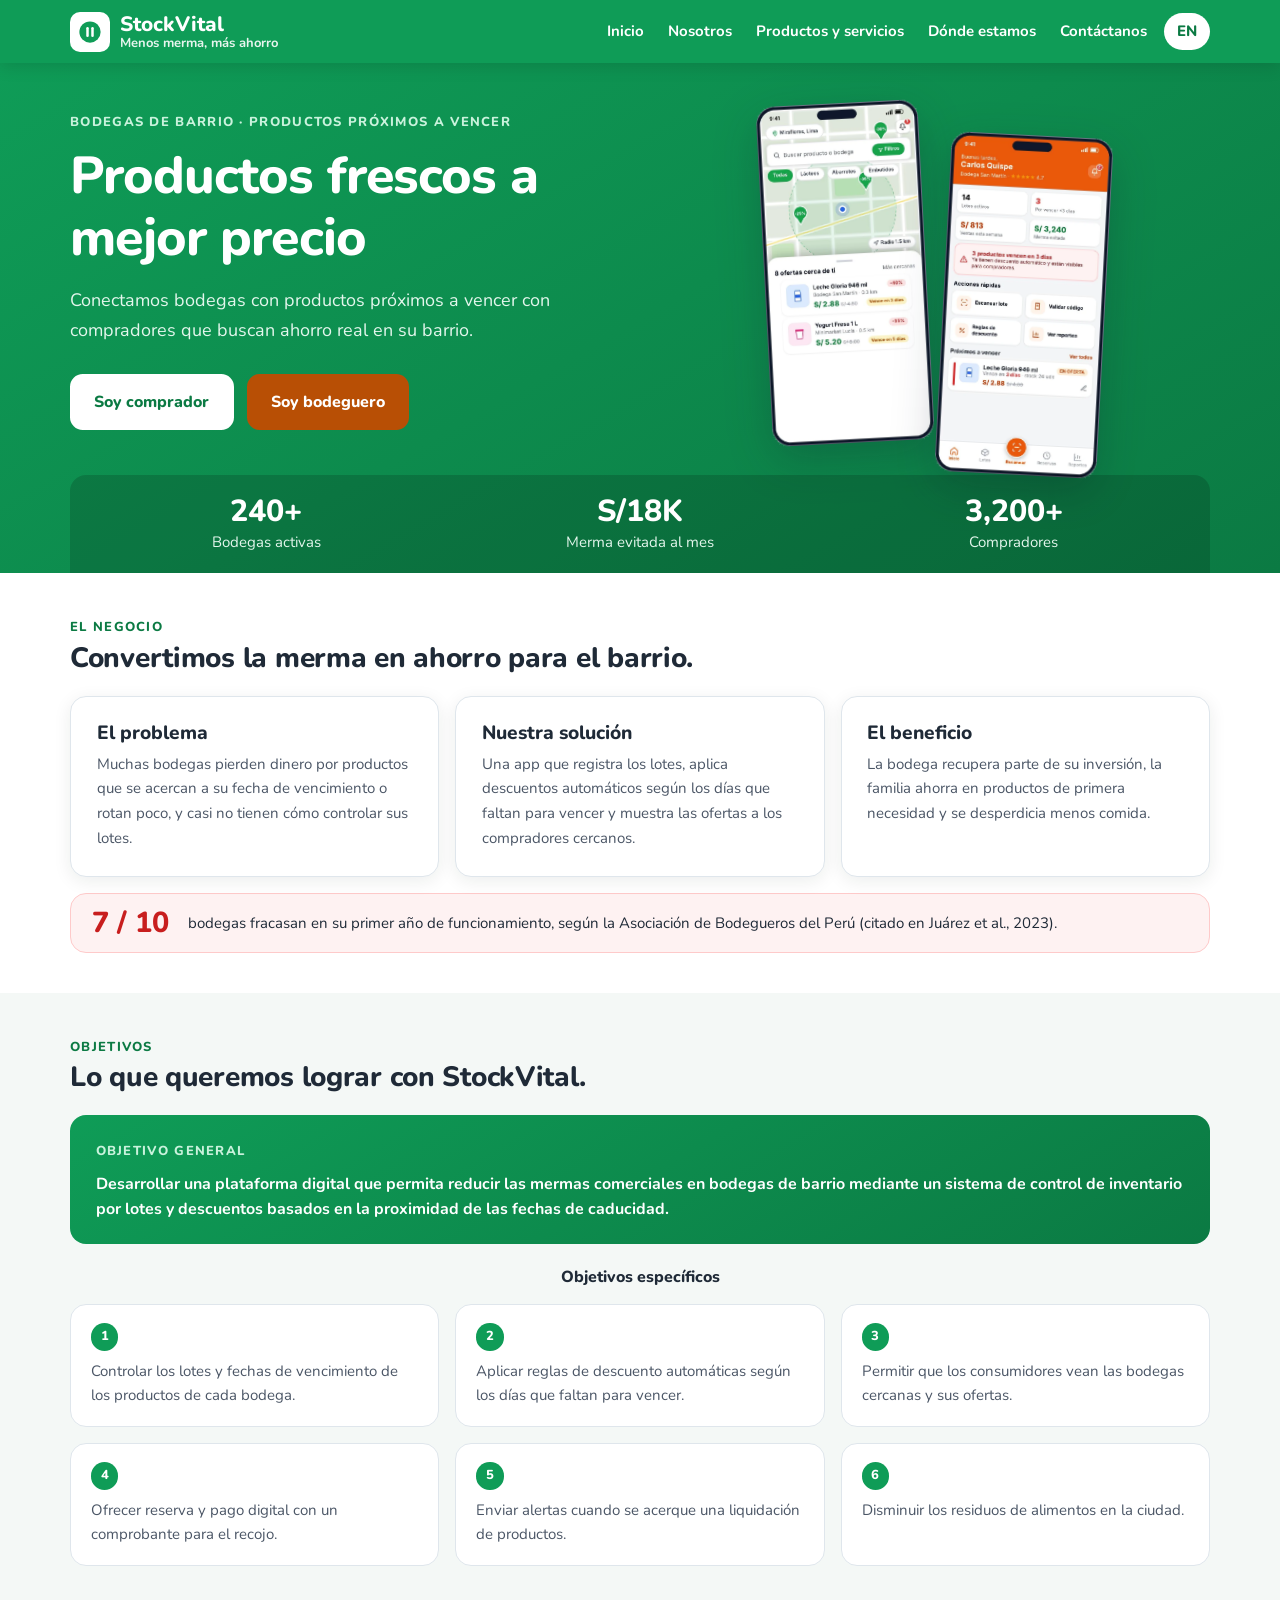
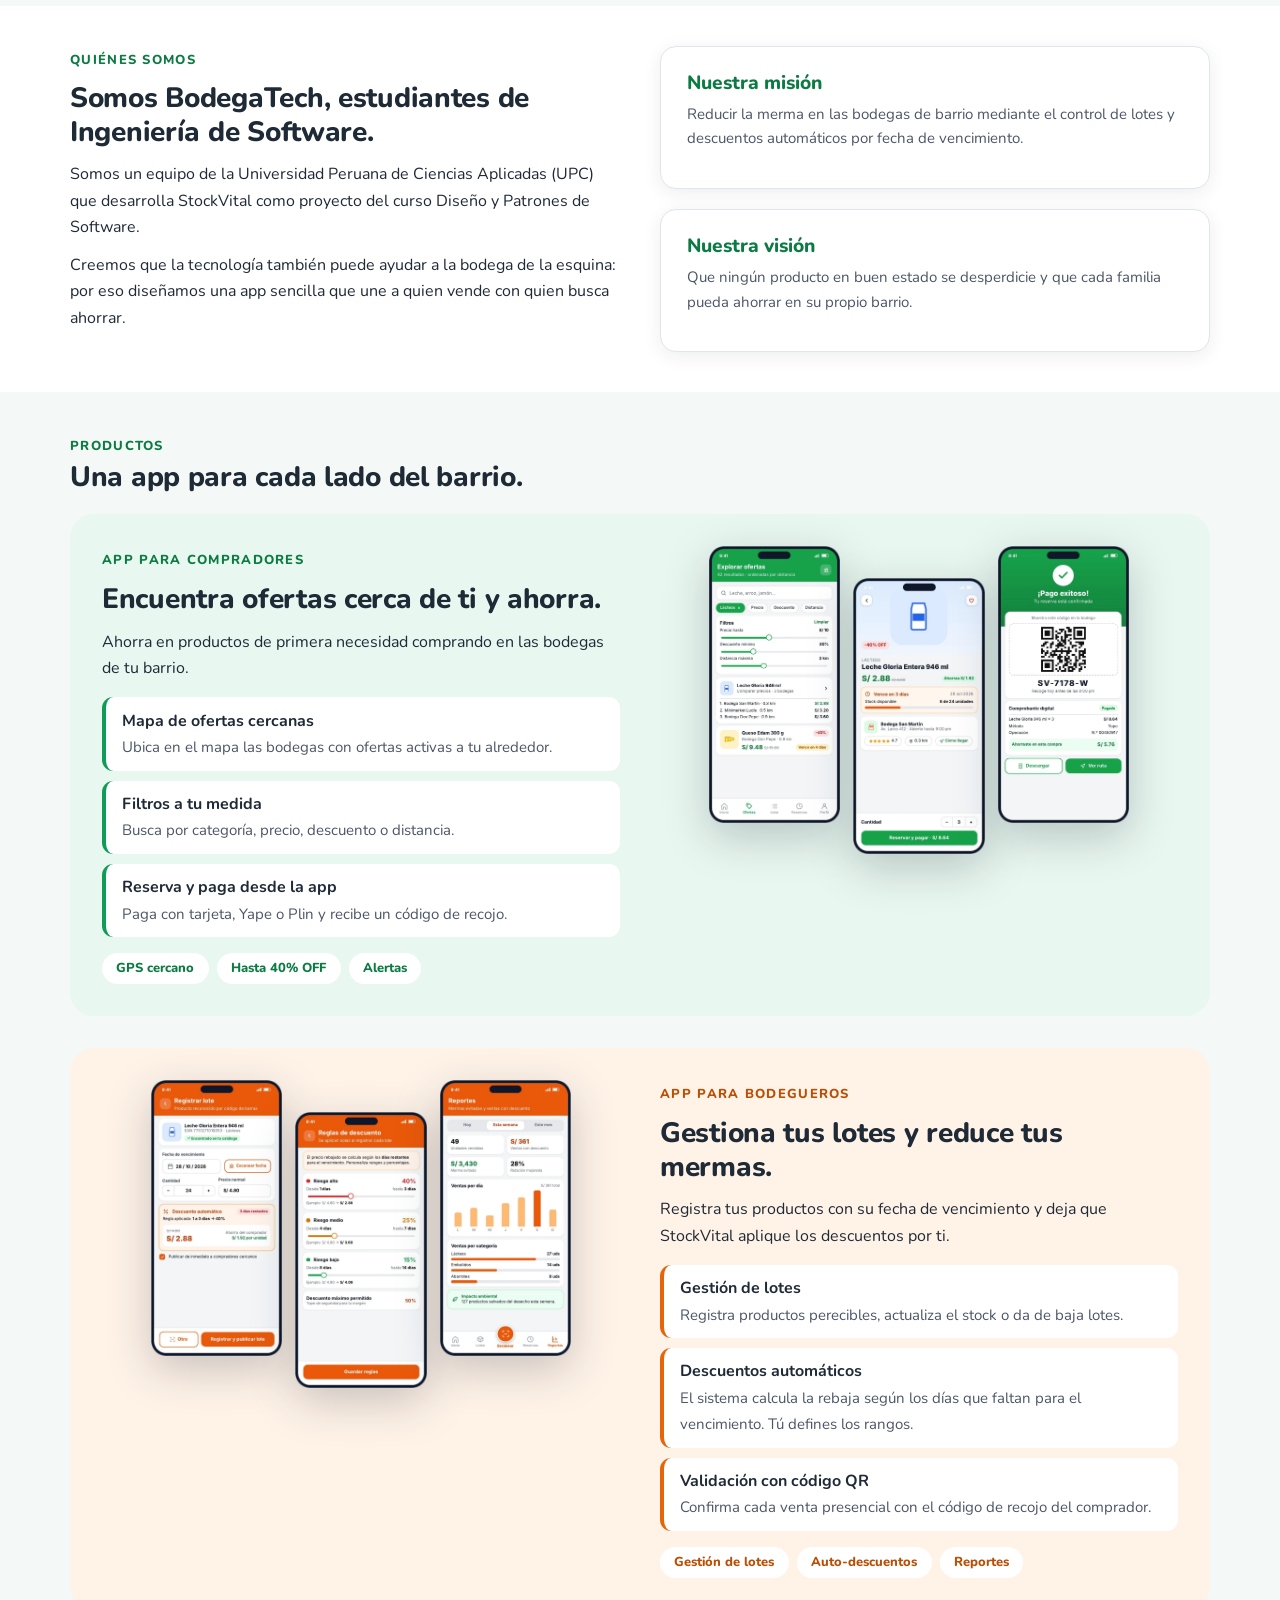
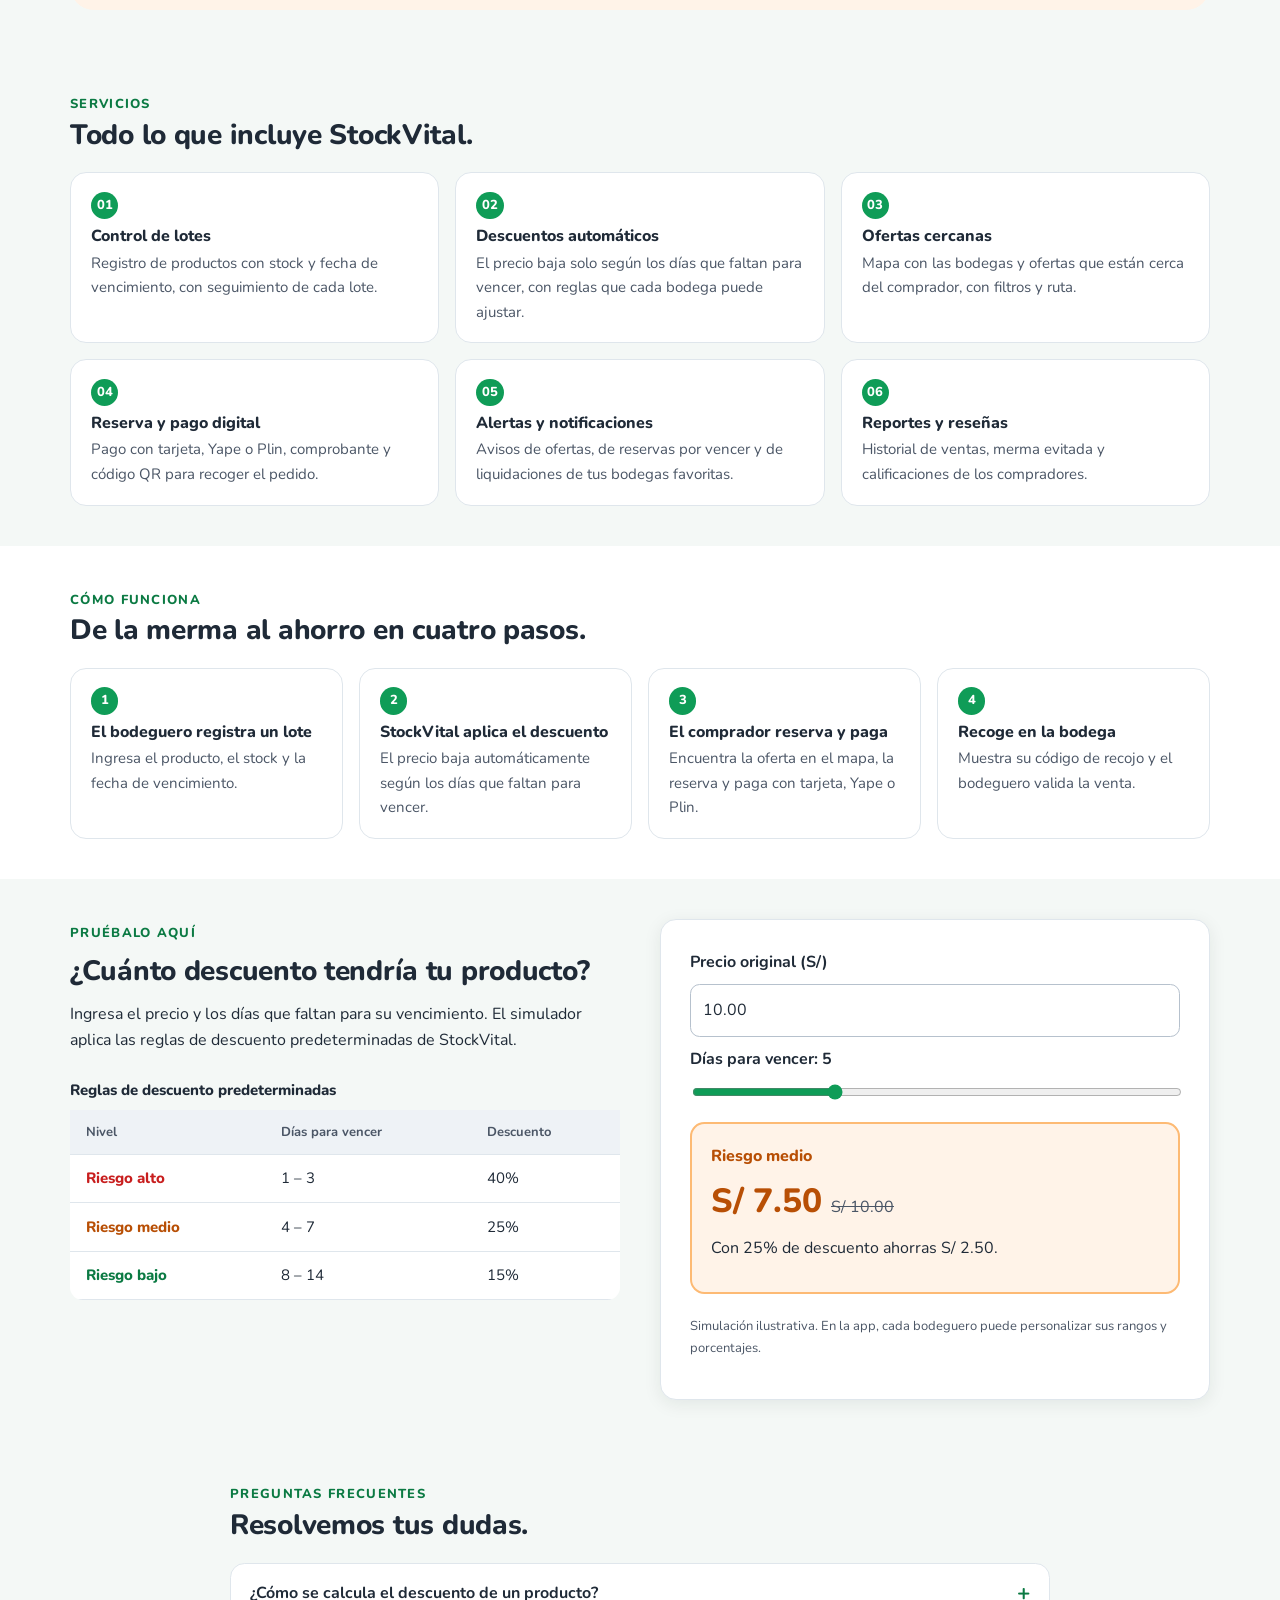
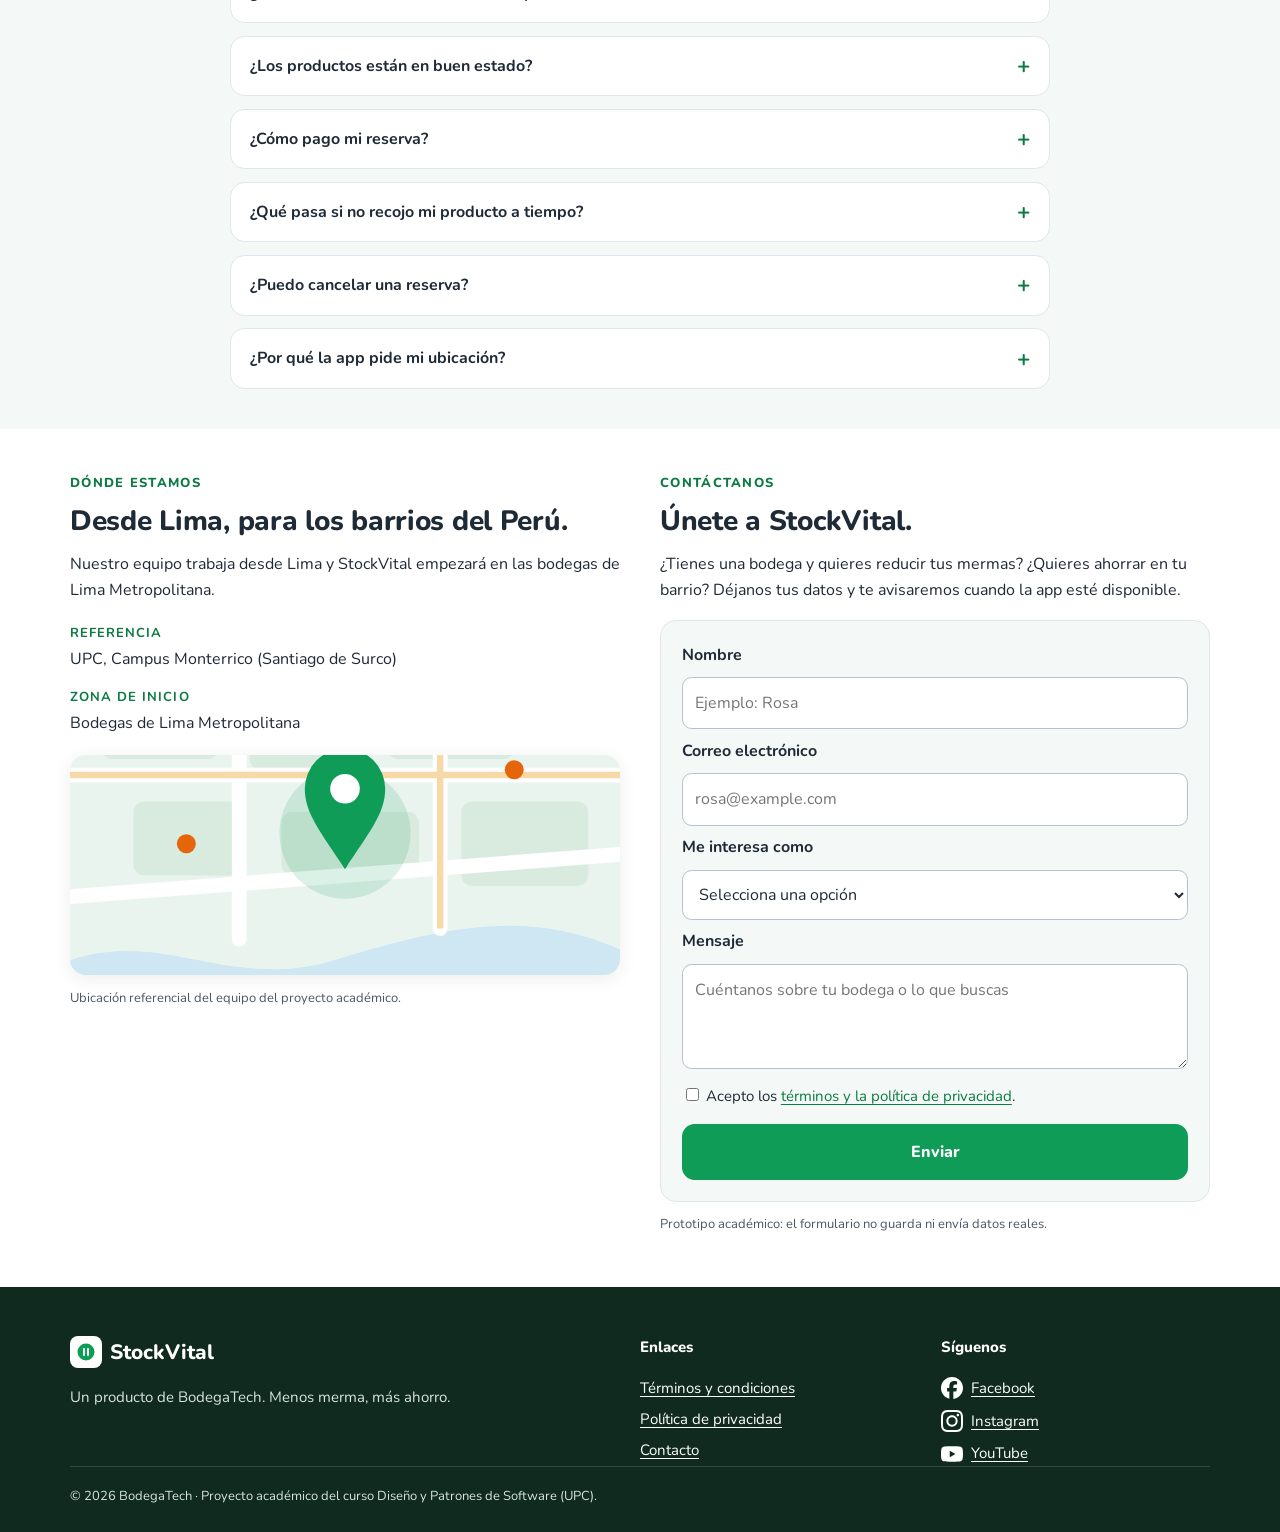
<file: index.html>
<!DOCTYPE html>
<html lang="es">
<head>
  <meta charset="UTF-8">
  <!-- PASO 1: el navegador usa el ancho real del dispositivo. -->
  <meta name="viewport" content="width=device-width, initial-scale=1.0">
  <title data-i18n="titulo-inicio">StockVital | Menos merma, más ahorro</title>
  <meta name="description" content="StockVital conecta bodegas con productos próximos a vencer con compradores que buscan ahorro real en su barrio.">
  <!-- PASO 2: tipografía redondeada de los wireframes y hoja de estilos compartida. -->
  <link rel="preconnect" href="https://fonts.googleapis.com">
  <link rel="preconnect" href="https://fonts.gstatic.com" crossorigin>
  <link href="https://fonts.googleapis.com/css2?family=Nunito:wght@400;600;700;800&display=swap" rel="stylesheet">
  <link rel="stylesheet" href="css/estilos.css">
  <link rel="icon" type="image/svg+xml" href="iconos/favicon.svg">
</head>
<body>
<a class="saltar" href="#contenido" data-i18n="saltar">Saltar al contenido</a>

<header class="cabecera">
  <div class="contenedor barra">
    <a class="marca" href="index.html"><img src="iconos/logo.svg" alt="" width="40" height="40"><span>StockVital<small data-i18n="lema">Menos merma, más ahorro</small></span></a>
    <nav aria-label="Navegación principal" data-i18n-aria="nav-principal">
      <ul class="menu">
        <li><a href="index.html#inicio" data-i18n="menu-inicio">Inicio</a></li>
        <li>
          <details class="desplegable">
            <summary data-i18n="menu-nosotros">Nosotros</summary>
            <ul class="submenu">
              <li><a href="index.html#negocio" data-i18n="menu-negocio">El negocio</a></li>
              <li><a href="index.html#objetivos" data-i18n="menu-objetivos">Objetivos</a></li>
              <li><a href="index.html#nosotros" data-i18n="menu-quienes">Quiénes somos</a></li>
            </ul>
          </details>
        </li>
        <li>
          <details class="desplegable">
            <summary data-i18n="menu-productos">Productos y servicios</summary>
            <ul class="submenu">
              <li><a href="index.html#compradores" data-i18n="menu-compradores">App para compradores</a></li>
              <li><a href="index.html#bodegueros" data-i18n="menu-bodegueros">App para bodegueros</a></li>
              <li><a href="index.html#servicios" data-i18n="menu-servicios">Servicios</a></li>
              <li><a href="index.html#simulador" data-i18n="menu-simulador">Simulador de descuentos</a></li>
            </ul>
          </details>
        </li>
        <li><a href="index.html#donde" data-i18n="menu-donde">Dónde estamos</a></li>
        <li><a href="index.html#contacto" data-i18n="menu-contacto">Contáctanos</a></li>
        <li><button type="button" class="boton-idioma" data-cambiar-idioma aria-label="Change language to English">EN</button></li>
      </ul>
    </nav>
  </div>
</header>

<main id="contenido">

  <section id="inicio" class="hero">
    <div class="contenedor dos-columnas">
      <div>
        <p class="etiqueta etiqueta-clara" data-i18n="hero-etiqueta">Bodegas de barrio · Productos próximos a vencer</p>
        <h1 data-i18n="hero-titulo">Productos frescos a mejor precio</h1>
        <p class="hero-texto" data-i18n="hero-texto">Conectamos bodegas con productos próximos a vencer con compradores que buscan ahorro real en su barrio.</p>
        <div class="acciones">
          <a class="boton boton-blanco" href="#compradores" data-i18n="hero-boton-comprador">Soy comprador</a>
          <a class="boton boton-naranja" href="#bodegueros" data-i18n="hero-boton-bodeguero">Soy bodeguero</a>
        </div>
      </div>
      <div class="hero-pantallas">
        <figure class="telefono"><img src="imagenes/comprador-mapa.webp" alt="Mapa con las ofertas de bodegas cercanas en la app del comprador" width="560" height="1176" data-i18n-alt="alt-mapa"></figure>
        <figure class="telefono"><img src="imagenes/bodeguero-inicio.webp" alt="Panel del bodeguero con lotes activos, ventas y merma evitada" width="560" height="1176" data-i18n-alt="alt-panel"></figure>
      </div>
    </div>
    <ul class="estadisticas contenedor" aria-label="Cifras de StockVital">
      <li><strong data-contador="240" data-sufijo="+">240+</strong><span data-i18n="stat-bodegas">Bodegas activas</span></li>
      <li><strong data-contador="18" data-prefijo="S/" data-sufijo="K">S/18K</strong><span data-i18n="stat-merma">Merma evitada al mes</span></li>
      <li><strong data-contador="3200" data-sufijo="+">3,200+</strong><span data-i18n="stat-compradores">Compradores</span></li>
    </ul>
  </section>

  <section id="negocio" class="seccion">
    <div class="contenedor">
      <header class="encabezado">
        <p class="etiqueta" data-i18n="neg-etiqueta">El negocio</p>
        <h2 data-i18n="neg-titulo">Convertimos la merma en ahorro para el barrio.</h2>
        <p class="lead" data-i18n="neg-lead">StockVital es una plataforma digital que ayuda a las bodegas a vender a tiempo los productos que están por vencer.</p>
      </header>
      <ul class="cuadricula cuadricula-3">
        <li class="tarjeta"><h3 data-i18n="neg-1-t">El problema</h3><p data-i18n="neg-1">Muchas bodegas pierden dinero por productos que se acercan a su fecha de vencimiento o rotan poco, y casi no tienen cómo controlar sus lotes.</p></li>
        <li class="tarjeta"><h3 data-i18n="neg-2-t">Nuestra solución</h3><p data-i18n="neg-2">Una app que registra los lotes, aplica descuentos automáticos según los días que faltan para vencer y muestra las ofertas a los compradores cercanos.</p></li>
        <li class="tarjeta"><h3 data-i18n="neg-3-t">El beneficio</h3><p data-i18n="neg-3">La bodega recupera parte de su inversión, la familia ahorra en productos de primera necesidad y se desperdicia menos comida.</p></li>
      </ul>
      <div class="tarjeta dato">
        <strong>7 / 10</strong>
        <p data-i18n="nos-dato">bodegas fracasan en su primer año de funcionamiento, según la Asociación de Bodegueros del Perú (citado en Juárez et al., 2023).</p>
      </div>
    </div>
  </section>

  <section id="objetivos" class="seccion fondo">
    <div class="contenedor">
      <header class="encabezado">
        <p class="etiqueta" data-i18n="obj-etiqueta">Objetivos</p>
        <h2 data-i18n="obj-titulo">Lo que queremos lograr con StockVital.</h2>
      </header>
      <div class="objetivo-general">
        <p class="etiqueta" data-i18n="obj-gen-t">Objetivo general</p>
        <p data-i18n="obj-gen">Desarrollar una plataforma digital que permita reducir las mermas comerciales en bodegas de barrio mediante un sistema de control de inventario por lotes y descuentos basados en la proximidad de las fechas de caducidad.</p>
      </div>
      <h3 class="subtitulo" data-i18n="obj-esp-t">Objetivos específicos</h3>
      <ol class="cuadricula cuadricula-3 compacta">
        <li class="tarjeta"><span class="num-mini">1</span><p data-i18n="obj-1">Controlar los lotes y fechas de vencimiento de los productos de cada bodega.</p></li>
        <li class="tarjeta"><span class="num-mini">2</span><p data-i18n="obj-2">Aplicar reglas de descuento automáticas según los días que faltan para vencer.</p></li>
        <li class="tarjeta"><span class="num-mini">3</span><p data-i18n="obj-3">Permitir que los consumidores vean las bodegas cercanas y sus ofertas.</p></li>
        <li class="tarjeta"><span class="num-mini">4</span><p data-i18n="obj-4">Ofrecer reserva y pago digital con un comprobante para el recojo.</p></li>
        <li class="tarjeta"><span class="num-mini">5</span><p data-i18n="obj-5">Enviar alertas cuando se acerque una liquidación de productos.</p></li>
        <li class="tarjeta"><span class="num-mini">6</span><p data-i18n="obj-6">Disminuir los residuos de alimentos en la ciudad.</p></li>
      </ol>
    </div>
  </section>

  <section id="nosotros" class="seccion">
    <div class="contenedor dos-columnas">
      <div>
        <p class="etiqueta" data-i18n="nos-etiqueta">Quiénes somos</p>
        <h2 data-i18n="nos-titulo">Somos BodegaTech, estudiantes de Ingeniería de Software.</h2>
        <p data-i18n="nos-p1">Somos un equipo de la Universidad Peruana de Ciencias Aplicadas (UPC) que desarrolla StockVital como proyecto del curso Diseño y Patrones de Software.</p>
        <p data-i18n="nos-p2">Creemos que la tecnología también puede ayudar a la bodega de la esquina: por eso diseñamos una app sencilla que une a quien vende con quien busca ahorrar.</p>
      </div>
      <div class="tarjetas-mision">
        <article class="tarjeta">
          <h3 data-i18n="nos-mision-t">Nuestra misión</h3>
          <p data-i18n="nos-mision">Reducir la merma en las bodegas de barrio mediante el control de lotes y descuentos automáticos por fecha de vencimiento.</p>
        </article>
        <article class="tarjeta">
          <h3 data-i18n="nos-vision-t">Nuestra visión</h3>
          <p data-i18n="nos-vision">Que ningún producto en buen estado se desperdicie y que cada familia pueda ahorrar en su propio barrio.</p>
        </article>
      </div>
    </div>
  </section>

  <section id="productos" class="seccion fondo">
    <div class="contenedor">
      <header class="encabezado">
        <p class="etiqueta" data-i18n="prod-etiqueta">Productos</p>
        <h2 data-i18n="prod-titulo">Una app para cada lado del barrio.</h2>
      </header>

      <div id="compradores" class="bloque-producto">
        <div class="dos-columnas">
          <div>
            <p class="etiqueta" data-i18n="comp-etiqueta">App para compradores</p>
            <h3 class="h2-bloque" data-i18n="comp-titulo">Encuentra ofertas cerca de ti y ahorra.</h3>
            <p data-i18n="comp-texto">Ahorra en productos de primera necesidad comprando en las bodegas de tu barrio.</p>
            <ul class="beneficios">
              <li><strong data-i18n="comp-b1-t">Mapa de ofertas cercanas</strong><span data-i18n="comp-b1">Ubica en el mapa las bodegas con ofertas activas a tu alrededor.</span></li>
              <li><strong data-i18n="comp-b2-t">Filtros a tu medida</strong><span data-i18n="comp-b2">Busca por categoría, precio, descuento o distancia.</span></li>
              <li><strong data-i18n="comp-b3-t">Reserva y paga desde la app</strong><span data-i18n="comp-b3">Paga con tarjeta, Yape o Plin y recibe un código de recojo.</span></li>
            </ul>
            <ul class="chips">
              <li data-i18n="chip-gps">GPS cercano</li><li data-i18n="chip-40">Hasta 40% OFF</li><li data-i18n="chip-alertas">Alertas</li>
            </ul>
          </div>
          <div class="pantallas">
            <figure class="telefono"><img src="imagenes/comprador-explorar.webp" alt="Explorador de ofertas con filtros por categoría" width="560" height="1178" loading="lazy" data-i18n-alt="alt-ofertas"></figure>
            <figure class="telefono"><img src="imagenes/comprador-detalle.webp" alt="Detalle de una oferta con precio rebajado y botón para reservar" width="560" height="1176" loading="lazy" data-i18n-alt="alt-detalle"></figure>
            <figure class="telefono"><img src="imagenes/comprador-pago.webp" alt="Pago con Yape o Plin y confirmación de la reserva" width="560" height="1178" loading="lazy" data-i18n-alt="alt-pago"></figure>
          </div>
        </div>
      </div>

      <div id="bodegueros" class="bloque-producto bodeguero">
        <div class="dos-columnas invertido">
          <div class="pantallas">
            <figure class="telefono"><img src="imagenes/bodeguero-registrar.webp" alt="Registro de un lote con fecha de vencimiento y descuento automático" width="560" height="1176" loading="lazy" data-i18n-alt="alt-registrar"></figure>
            <figure class="telefono"><img src="imagenes/bodeguero-reglas.webp" alt="Reglas de descuento por riesgo alto, medio y bajo" width="560" height="1176" loading="lazy" data-i18n-alt="alt-reglas"></figure>
            <figure class="telefono"><img src="imagenes/bodeguero-reportes.webp" alt="Reportes de ventas y merma evitada" width="560" height="1176" loading="lazy" data-i18n-alt="alt-reportes"></figure>
          </div>
          <div>
            <p class="etiqueta etiqueta-naranja" data-i18n="bod-etiqueta">App para bodegueros</p>
            <h3 class="h2-bloque" data-i18n="bod-titulo">Gestiona tus lotes y reduce tus mermas.</h3>
            <p data-i18n="bod-texto">Registra tus productos con su fecha de vencimiento y deja que StockVital aplique los descuentos por ti.</p>
            <ul class="beneficios">
              <li><strong data-i18n="bod-b1-t">Gestión de lotes</strong><span data-i18n="bod-b1">Registra productos perecibles, actualiza el stock o da de baja lotes.</span></li>
              <li><strong data-i18n="bod-b2-t">Descuentos automáticos</strong><span data-i18n="bod-b2">El sistema calcula la rebaja según los días que faltan para el vencimiento. Tú defines los rangos.</span></li>
              <li><strong data-i18n="bod-b3-t">Validación con código QR</strong><span data-i18n="bod-b3">Confirma cada venta presencial con el código de recojo del comprador.</span></li>
            </ul>
            <ul class="chips">
              <li data-i18n="chip-lotes">Gestión de lotes</li><li data-i18n="chip-auto">Auto-descuentos</li><li data-i18n="chip-reportes">Reportes</li>
            </ul>
          </div>
        </div>
      </div>
    </div>
  </section>

  <section id="servicios" class="seccion fondo servicios">
    <div class="contenedor">
      <header class="encabezado">
        <p class="etiqueta" data-i18n="serv-etiqueta">Servicios</p>
        <h2 data-i18n="serv-titulo">Todo lo que incluye StockVital.</h2>
        
      </header>
      <ul class="cuadricula cuadricula-3 compacta">
        <li class="tarjeta"><span class="num-mini">01</span><h3 data-i18n="serv-1-t">Control de lotes</h3><p data-i18n="serv-1">Registro de productos con stock y fecha de vencimiento, con seguimiento de cada lote.</p></li>
        <li class="tarjeta"><span class="num-mini">02</span><h3 data-i18n="serv-2-t">Descuentos automáticos</h3><p data-i18n="serv-2">El precio baja solo según los días que faltan para vencer, con reglas que cada bodega puede ajustar.</p></li>
        <li class="tarjeta"><span class="num-mini">03</span><h3 data-i18n="serv-3-t">Ofertas cercanas</h3><p data-i18n="serv-3">Mapa con las bodegas y ofertas que están cerca del comprador, con filtros y ruta.</p></li>
        <li class="tarjeta"><span class="num-mini">04</span><h3 data-i18n="serv-4-t">Reserva y pago digital</h3><p data-i18n="serv-4">Pago con tarjeta, Yape o Plin, comprobante y código QR para recoger el pedido.</p></li>
        <li class="tarjeta"><span class="num-mini">05</span><h3 data-i18n="serv-5-t">Alertas y notificaciones</h3><p data-i18n="serv-5">Avisos de ofertas, de reservas por vencer y de liquidaciones de tus bodegas favoritas.</p></li>
        <li class="tarjeta"><span class="num-mini">06</span><h3 data-i18n="serv-6-t">Reportes y reseñas</h3><p data-i18n="serv-6">Historial de ventas, merma evitada y calificaciones de los compradores.</p></li>
      </ul>
    </div>
  </section>

  <section id="como-funciona" class="seccion">
    <div class="contenedor">
      <header class="encabezado">
        <p class="etiqueta" data-i18n="como-etiqueta">Cómo funciona</p>
        <h2 data-i18n="como-titulo">De la merma al ahorro en cuatro pasos.</h2>
      </header>
      <ol class="cuadricula cuadricula-4 pasos compacta">
        <li class="tarjeta"><span class="numero">1</span><h3 data-i18n="paso1-t">El bodeguero registra un lote</h3><p data-i18n="paso1">Ingresa el producto, el stock y la fecha de vencimiento.</p></li>
        <li class="tarjeta"><span class="numero">2</span><h3 data-i18n="paso2-t">StockVital aplica el descuento</h3><p data-i18n="paso2">El precio baja automáticamente según los días que faltan para vencer.</p></li>
        <li class="tarjeta"><span class="numero">3</span><h3 data-i18n="paso3-t">El comprador reserva y paga</h3><p data-i18n="paso3">Encuentra la oferta en el mapa, la reserva y paga con tarjeta, Yape o Plin.</p></li>
        <li class="tarjeta"><span class="numero">4</span><h3 data-i18n="paso4-t">Recoge en la bodega</h3><p data-i18n="paso4">Muestra su código de recojo y el bodeguero valida la venta.</p></li>
      </ol>
    </div>
  </section>

  <section id="simulador" class="seccion fondo">
    <div class="contenedor dos-columnas">
      <div>
        <p class="etiqueta" data-i18n="sim-etiqueta">Pruébalo aquí</p>
        <h2 data-i18n="sim-titulo">¿Cuánto descuento tendría tu producto?</h2>
        <p data-i18n="sim-texto">Ingresa el precio y los días que faltan para su vencimiento. El simulador aplica las reglas de descuento predeterminadas de StockVital.</p>
        <table class="reglas">
          <caption data-i18n="reglas-caption">Reglas de descuento predeterminadas</caption>
          <thead><tr><th scope="col" data-i18n="reglas-nivel">Nivel</th><th scope="col" data-i18n="reglas-dias">Días para vencer</th><th scope="col" data-i18n="reglas-desc">Descuento</th></tr></thead>
          <tbody>
            <tr class="riesgo-alto"><td data-i18n="riesgo-alto">Riesgo alto</td><td>1 – 3</td><td>40%</td></tr>
            <tr class="riesgo-medio"><td data-i18n="riesgo-medio">Riesgo medio</td><td>4 – 7</td><td>25%</td></tr>
            <tr class="riesgo-bajo"><td data-i18n="riesgo-bajo">Riesgo bajo</td><td>8 – 14</td><td>15%</td></tr>
          </tbody>
        </table>
      </div>
      <form class="simulador" id="form-simulador" novalidate>
        <label for="precio" data-i18n="sim-precio">Precio original (S/)</label>
        <input id="precio" type="number" min="0.10" max="9999" step="0.10" value="10.00" inputmode="decimal">
        <label for="dias"><span data-i18n="sim-dias">Días para vencer</span>: <output id="dias-valor" for="dias">5</output></label>
        <input id="dias" type="range" min="1" max="15" value="5">
        <div class="resultado" id="resultado" aria-live="polite">
          <p class="resultado-nivel" id="resultado-nivel">Riesgo medio</p>
          <p class="resultado-precio"><span id="resultado-final">S/ 7.50</span> <del id="resultado-original">S/ 10.00</del></p>
          <p id="resultado-detalle">Con 25% de descuento ahorras S/ 2.50.</p>
        </div>
        <noscript><p class="nota">Activa JavaScript para usar el simulador. Las reglas están en la tabla.</p></noscript>
        <p class="nota" data-i18n="sim-nota">Simulación ilustrativa. En la app, cada bodeguero puede personalizar sus rangos y porcentajes.</p>
      </form>
    </div>
  </section>

  

  <section id="preguntas" class="seccion fondo">
    <div class="contenedor faq-contenedor">
      <header class="encabezado">
        <p class="etiqueta" data-i18n="faq-etiqueta">Preguntas frecuentes</p>
        <h2 data-i18n="faq-titulo">Resolvemos tus dudas.</h2>
      </header>
      <div class="faq">
        <details>
          <summary data-i18n="faq-1-p">¿Cómo se calcula el descuento de un producto?</summary>
          <p data-i18n="faq-1-r">Según los días que faltan para su vencimiento. Por defecto: de 1 a 3 días, 40%; de 4 a 7 días, 25%; y de 8 a 14 días, 15%. Cada bodeguero puede personalizar estos rangos y porcentajes.</p>
        </details>
        <details>
          <summary data-i18n="faq-2-p">¿Los productos están en buen estado?</summary>
          <p data-i18n="faq-2-r">Sí. Se publican antes de su fecha de vencimiento, y cada bodeguero es responsable de que estén en buen estado al momento del recojo.</p>
        </details>
        <details>
          <summary data-i18n="faq-3-p">¿Cómo pago mi reserva?</summary>
          <p data-i18n="faq-3-r">Desde la app, con tarjeta de crédito o débito, Yape o Plin. Al confirmarse el pago recibes un comprobante y un código de recojo.</p>
        </details>
        <details>
          <summary data-i18n="faq-4-p">¿Qué pasa si no recojo mi producto a tiempo?</summary>
          <p data-i18n="faq-4-r">Como son productos próximos a vencer, si no los recoges dentro del tiempo límite no hay reembolso. Esta política se muestra antes de confirmar el pago, y la app te envía un recordatorio antes de que cierre la bodega.</p>
        </details>
        <details>
          <summary data-i18n="faq-5-p">¿Puedo cancelar una reserva?</summary>
          <p data-i18n="faq-5-r">Sí, mientras la reserva siga activa y antes de su tiempo de expiración. El producto vuelve a estar disponible para otros compradores.</p>
        </details>
        <details>
          <summary data-i18n="faq-6-p">¿Por qué la app pide mi ubicación?</summary>
          <p data-i18n="faq-6-r">Para mostrarte las bodegas con ofertas cerca de ti y calcular la ruta. Solo se usa con tu consentimiento, según la Ley N.° 29733 de Protección de Datos Personales.</p>
        </details>
      </div>
    </div>
  </section>

  

<section id="contacto" class="seccion">
    <div class="contenedor dos-columnas ubicacion">
      <div id="donde">
        <p class="etiqueta" data-i18n="don-etiqueta">Dónde estamos</p>
        <h2 data-i18n="don-titulo">Desde Lima, para los barrios del Perú.</h2>
        <p data-i18n="don-texto">Nuestro equipo trabaja desde Lima y StockVital empezará en las bodegas de Lima Metropolitana.</p>
        <ul class="datos-contacto">
          <li><strong data-i18n="don-ref-t">Referencia</strong><span data-i18n="don-ref">UPC, Campus Monterrico (Santiago de Surco)</span></li>
          <li><strong data-i18n="don-zona-t">Zona de inicio</strong><span data-i18n="don-zona">Bodegas de Lima Metropolitana</span></li>
        </ul>
        <div class="marco-mapa">
          <iframe class="mapa" title="Mapa de ubicación en Lima" loading="lazy" referrerpolicy="no-referrer" src="https://www.openstreetmap.org/export/embed.html?bbox=-76.9800%2C-12.1180%2C-76.9450%2C-12.0900&amp;layer=mapnik&amp;marker=-12.1035%2C-76.9633"></iframe>
        </div>
        <p class="nota" data-i18n="don-nota">Ubicación referencial del equipo del proyecto académico.</p>
      </div>
      <div>
        <p class="etiqueta" data-i18n="con-etiqueta">Contáctanos</p>
        <h2 data-i18n="con-titulo">Únete a StockVital.</h2>
        <p data-i18n="con-texto">¿Tienes una bodega y quieres reducir tus mermas? ¿Quieres ahorrar en tu barrio? Déjanos tus datos y te avisaremos cuando la app esté disponible.</p>
        <form action="confirmacion.html" method="get" class="formulario">
        <label for="nombre" data-i18n="f-nombre">Nombre</label>
        <input id="nombre" type="text" required minlength="2" maxlength="60" placeholder="Ejemplo: Rosa" autocomplete="off" data-i18n-ph="f-nombre-ph">
        <label for="correo" data-i18n="f-correo">Correo electrónico</label>
        <input id="correo" type="email" required placeholder="rosa@example.com" autocomplete="off">
        <label for="perfil" data-i18n="f-perfil">Me interesa como</label>
        <select id="perfil" required>
          <option value="" data-i18n="f-perfil-0">Selecciona una opción</option>
          <option data-i18n="f-perfil-1">Bodeguero</option>
          <option data-i18n="f-perfil-2">Comprador</option>
        </select>
        <label for="mensaje" data-i18n="f-mensaje">Mensaje</label>
        <textarea id="mensaje" rows="3" required minlength="10" maxlength="300" placeholder="Cuéntanos sobre tu bodega o lo que buscas" data-i18n-ph="f-mensaje-ph"></textarea>
        <div class="casilla"><input id="acepto" type="checkbox" required> <label for="acepto"><span data-i18n="f-acepto">Acepto los</span> <a href="terminos.html" data-i18n="f-terminos">términos y la política de privacidad</a>.</label></div>
        <button class="boton" type="submit" data-i18n="f-enviar">Enviar</button>
      </form>
        <p class="nota" data-i18n="con-nota">Prototipo académico: el formulario no guarda ni envía datos reales.</p>
      </div>
    </div>
  </section>
</main>

<!-- PASO FINAL: pie compartido por las páginas del sitio. -->
<footer class="pie">
  <div class="contenedor pie-columnas">
    <div>
      <p class="pie-marca"><img src="iconos/logo.svg" alt="" width="32" height="32"> StockVital</p>
      <p data-i18n="pie-texto">Un producto de BodegaTech. Menos merma, más ahorro.</p>
    </div>
    <div>
      <p class="pie-titulo" data-i18n="pie-enlaces">Enlaces</p>
      <ul class="pie-lista">
        <li><a href="terminos.html" data-i18n="pie-terminos">Términos y condiciones</a></li>
        <li><a href="terminos.html#privacidad" data-i18n="pie-privacidad">Política de privacidad</a></li>
        <li><a href="index.html#contacto" data-i18n="menu-contacto">Contacto</a></li>
      </ul>
    </div>
    <div>
      <p class="pie-titulo" data-i18n="pie-redes">Síguenos</p>
      <nav class="redes" aria-label="Redes sociales">
        <!-- Páginas generales; reemplazar por las cuentas del proyecto. -->
        <a href="https://www.facebook.com/" target="_blank" rel="noopener noreferrer"><img src="iconos/facebook.svg" alt="" width="22" height="22">Facebook</a>
        <a href="https://www.instagram.com/" target="_blank" rel="noopener noreferrer"><img src="iconos/instagram.svg" alt="" width="22" height="22">Instagram</a>
        <a href="https://www.youtube.com/" target="_blank" rel="noopener noreferrer"><img src="iconos/youtube.svg" alt="" width="22" height="22">YouTube</a>
      </nav>
    </div>
  </div>
  <p class="contenedor pie-copy" data-i18n="pie-copy">© 2026 BodegaTech · Proyecto académico del curso Diseño y Patrones de Software (UPC).</p>
</footer>

<script src="js/idioma.js"></script>
<script src="js/simulador.js"></script>
<script src="js/animaciones.js"></script>
</body>
</html>
</file>
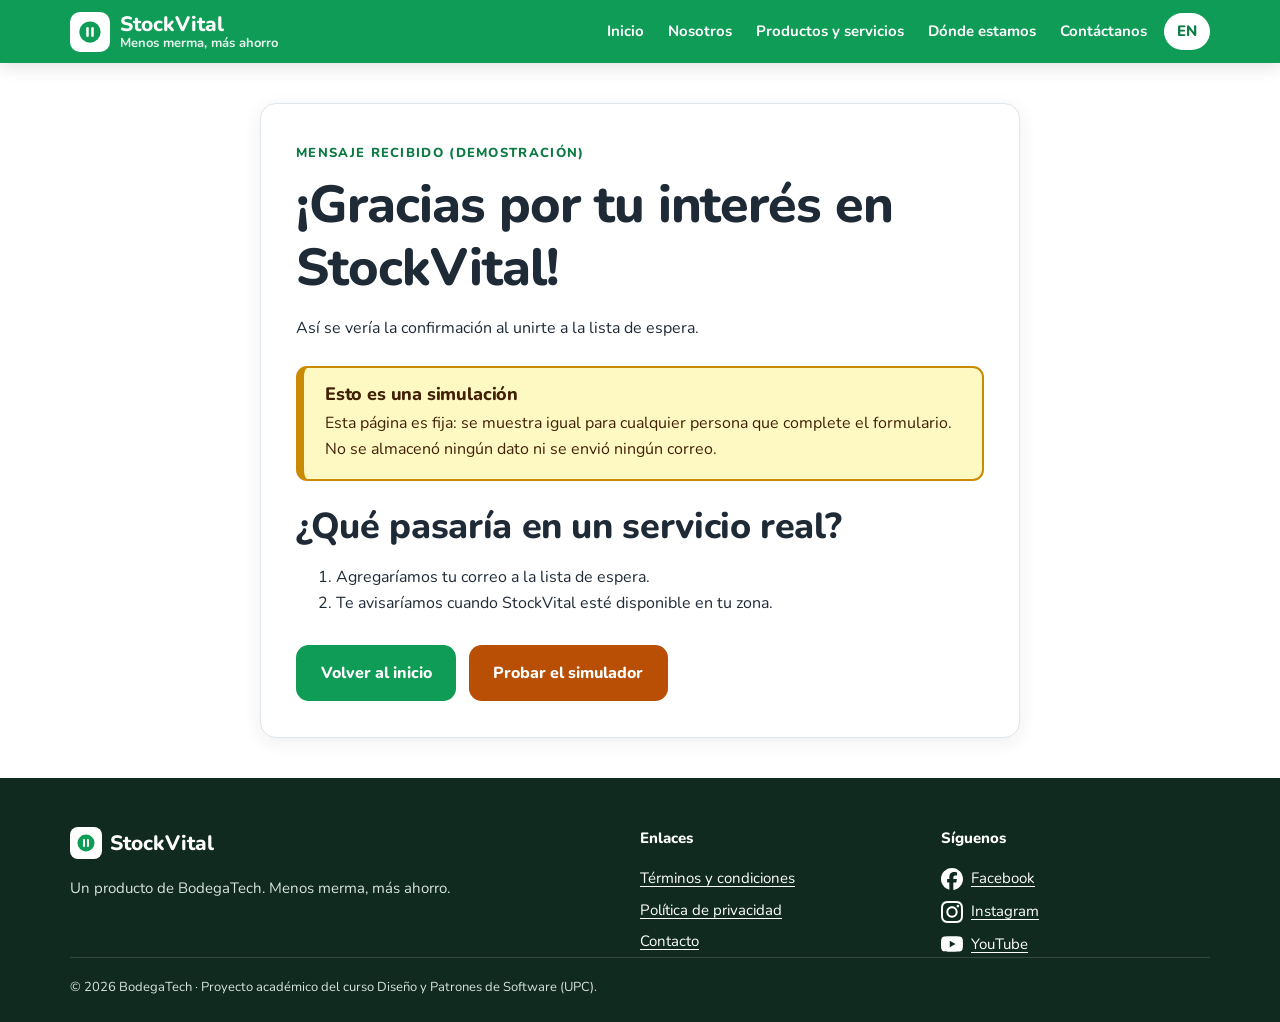
<file: confirmacion.html>
<!DOCTYPE html>
<html lang="es">
<head>
  <meta charset="UTF-8">
  <!-- PASO 1: el navegador usa el ancho real del dispositivo. -->
  <meta name="viewport" content="width=device-width, initial-scale=1.0">
  <title data-i18n="titulo-confirmacion">Gracias | StockVital</title>
  <meta name="description" content="StockVital conecta bodegas con productos próximos a vencer con compradores que buscan ahorro real en su barrio.">
  <!-- PASO 2: tipografía redondeada de los wireframes y hoja de estilos compartida. -->
  <link rel="preconnect" href="https://fonts.googleapis.com">
  <link rel="preconnect" href="https://fonts.gstatic.com" crossorigin>
  <link href="https://fonts.googleapis.com/css2?family=Nunito:wght@400;600;700;800&display=swap" rel="stylesheet">
  <link rel="stylesheet" href="css/estilos.css">
  <link rel="icon" type="image/svg+xml" href="iconos/favicon.svg">
</head>
<body>
<a class="saltar" href="#contenido" data-i18n="saltar">Saltar al contenido</a>

<!-- PASO 3: header fijo con menú horizontal, desplegable y cambio de idioma. -->
<header class="cabecera">
  <div class="contenedor barra">
    <a class="marca" href="index.html"><img src="iconos/logo.svg" alt="" width="40" height="40"><span>StockVital<small data-i18n="lema">Menos merma, más ahorro</small></span></a>
    <nav aria-label="Navegación principal" data-i18n-aria="nav-principal">
      <ul class="menu">
        <li><a href="index.html#inicio" data-i18n="menu-inicio">Inicio</a></li>
        <li>
          <details class="desplegable">
            <summary data-i18n="menu-nosotros">Nosotros</summary>
            <ul class="submenu">
              <li><a href="index.html#negocio" data-i18n="menu-negocio">El negocio</a></li>
              <li><a href="index.html#objetivos" data-i18n="menu-objetivos">Objetivos</a></li>
              <li><a href="index.html#nosotros" data-i18n="menu-quienes">Quiénes somos</a></li>
            </ul>
          </details>
        </li>
        <li>
          <details class="desplegable">
            <summary data-i18n="menu-productos">Productos y servicios</summary>
            <ul class="submenu">
              <li><a href="index.html#compradores" data-i18n="menu-compradores">App para compradores</a></li>
              <li><a href="index.html#bodegueros" data-i18n="menu-bodegueros">App para bodegueros</a></li>
              <li><a href="index.html#servicios" data-i18n="menu-servicios">Servicios</a></li>
              <li><a href="index.html#simulador" data-i18n="menu-simulador">Simulador de descuentos</a></li>
            </ul>
          </details>
        </li>
        <li><a href="index.html#donde" data-i18n="menu-donde">Dónde estamos</a></li>
        <li><a href="index.html#contacto" data-i18n="menu-contacto">Contáctanos</a></li>
        <li><button type="button" class="boton-idioma" data-cambiar-idioma aria-label="Change language to English">EN</button></li>
      </ul>
    </nav>
  </div>
</header>

<main id="contenido" class="seccion">
  <!-- Página fija de confirmación: no recibe ni muestra los datos del formulario. -->
  <section class="contenedor pagina-simple" aria-labelledby="confirmado">
    <div class="tarjeta-confirmacion">
      <p class="etiqueta" data-i18n="conf-etiqueta">Mensaje recibido (demostración)</p>
      <h1 id="confirmado" data-i18n="conf-titulo">¡Gracias por tu interés en StockVital!</h1>
      <p data-i18n="conf-texto">Así se vería la confirmación al unirte a la lista de espera.</p>
      <div class="aviso" role="note">
        <h2 data-i18n="conf-aviso-t">Esto es una simulación</h2>
        <p data-i18n="conf-aviso">Esta página es fija: se muestra igual para cualquier persona que complete el formulario. No se almacenó ningún dato ni se envió ningún correo.</p>
      </div>
      <h2 data-i18n="conf-sig-t">¿Qué pasaría en un servicio real?</h2>
      <ol>
        <li data-i18n="conf-sig-1">Agregaríamos tu correo a la lista de espera.</li>
        <li data-i18n="conf-sig-2">Te avisaríamos cuando StockVital esté disponible en tu zona.</li>
      </ol>
      <div class="acciones">
        <a class="boton" href="index.html" data-i18n="conf-volver">Volver al inicio</a>
        <a class="boton boton-naranja" href="index.html#simulador" data-i18n="conf-sim">Probar el simulador</a>
      </div>
    </div>
  </section>
</main>
<!-- PASO FINAL: pie compartido por las páginas del sitio. -->
<footer class="pie">
  <div class="contenedor pie-columnas">
    <div>
      <p class="pie-marca"><img src="iconos/logo.svg" alt="" width="32" height="32"> StockVital</p>
      <p data-i18n="pie-texto">Un producto de BodegaTech. Menos merma, más ahorro.</p>
    </div>
    <div>
      <p class="pie-titulo" data-i18n="pie-enlaces">Enlaces</p>
      <ul class="pie-lista">
        <li><a href="terminos.html" data-i18n="pie-terminos">Términos y condiciones</a></li>
        <li><a href="terminos.html#privacidad" data-i18n="pie-privacidad">Política de privacidad</a></li>
        <li><a href="index.html#contacto" data-i18n="menu-contacto">Contacto</a></li>
      </ul>
    </div>
    <div>
      <p class="pie-titulo" data-i18n="pie-redes">Síguenos</p>
      <nav class="redes" aria-label="Redes sociales">
        <!-- Páginas generales; reemplazar por las cuentas del proyecto. -->
        <a href="https://www.facebook.com/" target="_blank" rel="noopener noreferrer"><img src="iconos/facebook.svg" alt="" width="22" height="22">Facebook</a>
        <a href="https://www.instagram.com/" target="_blank" rel="noopener noreferrer"><img src="iconos/instagram.svg" alt="" width="22" height="22">Instagram</a>
        <a href="https://www.youtube.com/" target="_blank" rel="noopener noreferrer"><img src="iconos/youtube.svg" alt="" width="22" height="22">YouTube</a>
      </nav>
    </div>
  </div>
  <p class="contenedor pie-copy" data-i18n="pie-copy">© 2026 BodegaTech · Proyecto académico del curso Diseño y Patrones de Software (UPC).</p>
</footer>

<script src="js/idioma.js"></script>
</body>
</html>
</file>
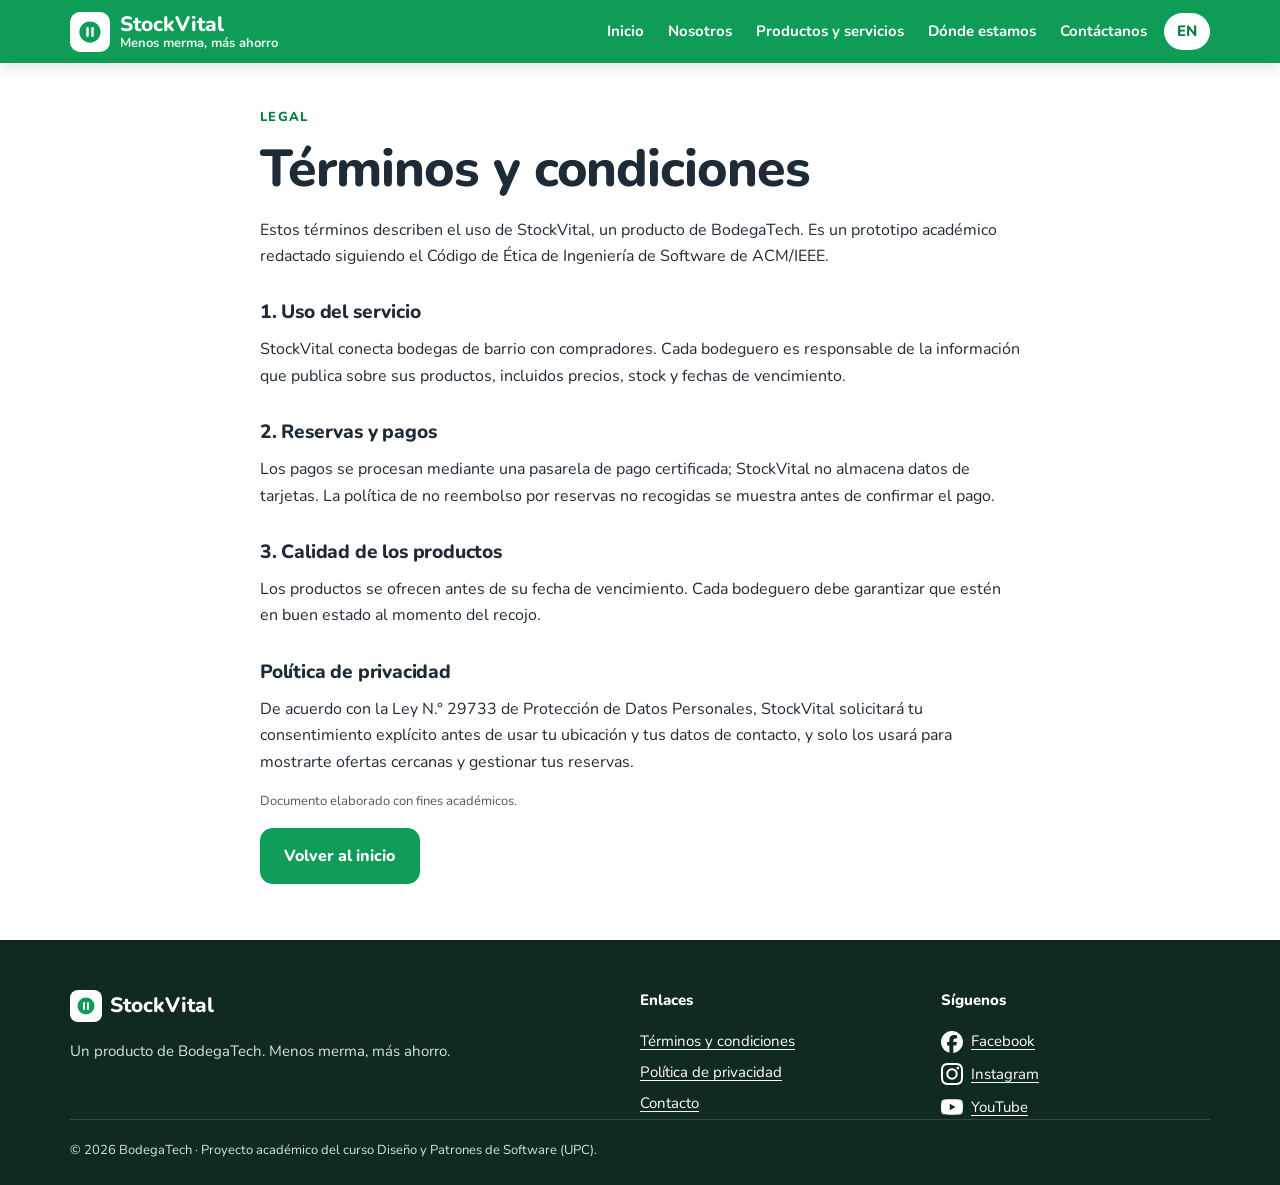
<file: terminos.html>
<!DOCTYPE html>
<html lang="es">
<head>
  <meta charset="UTF-8">
  <!-- PASO 1: el navegador usa el ancho real del dispositivo. -->
  <meta name="viewport" content="width=device-width, initial-scale=1.0">
  <title data-i18n="titulo-terminos">Términos y privacidad | StockVital</title>
  <meta name="description" content="StockVital conecta bodegas con productos próximos a vencer con compradores que buscan ahorro real en su barrio.">
  <!-- PASO 2: tipografía redondeada de los wireframes y hoja de estilos compartida. -->
  <link rel="preconnect" href="https://fonts.googleapis.com">
  <link rel="preconnect" href="https://fonts.gstatic.com" crossorigin>
  <link href="https://fonts.googleapis.com/css2?family=Nunito:wght@400;600;700;800&display=swap" rel="stylesheet">
  <link rel="stylesheet" href="css/estilos.css">
  <link rel="icon" type="image/svg+xml" href="iconos/favicon.svg">
</head>
<body>
<a class="saltar" href="#contenido" data-i18n="saltar">Saltar al contenido</a>

<!-- PASO 3: header fijo con menú horizontal, desplegable y cambio de idioma. -->
<header class="cabecera">
  <div class="contenedor barra">
    <a class="marca" href="index.html"><img src="iconos/logo.svg" alt="" width="40" height="40"><span>StockVital<small data-i18n="lema">Menos merma, más ahorro</small></span></a>
    <nav aria-label="Navegación principal" data-i18n-aria="nav-principal">
      <ul class="menu">
        <li><a href="index.html#inicio" data-i18n="menu-inicio">Inicio</a></li>
        <li>
          <details class="desplegable">
            <summary data-i18n="menu-nosotros">Nosotros</summary>
            <ul class="submenu">
              <li><a href="index.html#negocio" data-i18n="menu-negocio">El negocio</a></li>
              <li><a href="index.html#objetivos" data-i18n="menu-objetivos">Objetivos</a></li>
              <li><a href="index.html#nosotros" data-i18n="menu-quienes">Quiénes somos</a></li>
            </ul>
          </details>
        </li>
        <li>
          <details class="desplegable">
            <summary data-i18n="menu-productos">Productos y servicios</summary>
            <ul class="submenu">
              <li><a href="index.html#compradores" data-i18n="menu-compradores">App para compradores</a></li>
              <li><a href="index.html#bodegueros" data-i18n="menu-bodegueros">App para bodegueros</a></li>
              <li><a href="index.html#servicios" data-i18n="menu-servicios">Servicios</a></li>
              <li><a href="index.html#simulador" data-i18n="menu-simulador">Simulador de descuentos</a></li>
            </ul>
          </details>
        </li>
        <li><a href="index.html#donde" data-i18n="menu-donde">Dónde estamos</a></li>
        <li><a href="index.html#contacto" data-i18n="menu-contacto">Contáctanos</a></li>
        <li><button type="button" class="boton-idioma" data-cambiar-idioma aria-label="Change language to English">EN</button></li>
      </ul>
    </nav>
  </div>
</header>

<main id="contenido" class="seccion">
  <article class="contenedor pagina-simple legal">
    <p class="etiqueta" data-i18n="ter-etiqueta">Legal</p>
    <h1 data-i18n="ter-titulo">Términos y condiciones</h1>
    <p data-i18n="ter-intro">Estos términos describen el uso de StockVital, un producto de BodegaTech. Es un prototipo académico redactado siguiendo el Código de Ética de Ingeniería de Software de ACM/IEEE.</p>
    <h2 data-i18n="ter-1-t">1. Uso del servicio</h2>
    <p data-i18n="ter-1">StockVital conecta bodegas de barrio con compradores. Cada bodeguero es responsable de la información que publica sobre sus productos, incluidos precios, stock y fechas de vencimiento.</p>
    <h2 data-i18n="ter-2-t">2. Reservas y pagos</h2>
    <p data-i18n="ter-2">Los pagos se procesan mediante una pasarela de pago certificada; StockVital no almacena datos de tarjetas. La política de no reembolso por reservas no recogidas se muestra antes de confirmar el pago.</p>
    <h2 data-i18n="ter-3-t">3. Calidad de los productos</h2>
    <p data-i18n="ter-3">Los productos se ofrecen antes de su fecha de vencimiento. Cada bodeguero debe garantizar que estén en buen estado al momento del recojo.</p>
    <h2 id="privacidad" data-i18n="ter-priv-t">Política de privacidad</h2>
    <p data-i18n="ter-priv">De acuerdo con la Ley N.° 29733 de Protección de Datos Personales, StockVital solicitará tu consentimiento explícito antes de usar tu ubicación y tus datos de contacto, y solo los usará para mostrarte ofertas cercanas y gestionar tus reservas.</p>
    <p class="nota" data-i18n="ter-nota">Documento elaborado con fines académicos.</p>
    <p><a class="boton" href="index.html" data-i18n="conf-volver">Volver al inicio</a></p>
  </article>
</main>
<!-- PASO FINAL: pie compartido por las páginas del sitio. -->
<footer class="pie">
  <div class="contenedor pie-columnas">
    <div>
      <p class="pie-marca"><img src="iconos/logo.svg" alt="" width="32" height="32"> StockVital</p>
      <p data-i18n="pie-texto">Un producto de BodegaTech. Menos merma, más ahorro.</p>
    </div>
    <div>
      <p class="pie-titulo" data-i18n="pie-enlaces">Enlaces</p>
      <ul class="pie-lista">
        <li><a href="terminos.html" data-i18n="pie-terminos">Términos y condiciones</a></li>
        <li><a href="terminos.html#privacidad" data-i18n="pie-privacidad">Política de privacidad</a></li>
        <li><a href="index.html#contacto" data-i18n="menu-contacto">Contacto</a></li>
      </ul>
    </div>
    <div>
      <p class="pie-titulo" data-i18n="pie-redes">Síguenos</p>
      <nav class="redes" aria-label="Redes sociales">
        <!-- Páginas generales; reemplazar por las cuentas del proyecto. -->
        <a href="https://www.facebook.com/" target="_blank" rel="noopener noreferrer"><img src="iconos/facebook.svg" alt="" width="22" height="22">Facebook</a>
        <a href="https://www.instagram.com/" target="_blank" rel="noopener noreferrer"><img src="iconos/instagram.svg" alt="" width="22" height="22">Instagram</a>
        <a href="https://www.youtube.com/" target="_blank" rel="noopener noreferrer"><img src="iconos/youtube.svg" alt="" width="22" height="22">YouTube</a>
      </nav>
    </div>
  </div>
  <p class="contenedor pie-copy" data-i18n="pie-copy">© 2026 BodegaTech · Proyecto académico del curso Diseño y Patrones de Software (UPC).</p>
</footer>

<script src="js/idioma.js"></script>
</body>
</html>
</file>
<file: css/estilos.css>
/* =========================================================
   StockVital · estilos compartidos
   Sistema de diseño:
   - Una sola fuente (Nunito) con tres pesos: 400 texto, 700 interfaz, 800 títulos.
   - Escala de tamaños fija (variables --t-*), usada en todas las secciones.
   - Colores: verde = marca / comprador, naranja = solo la zona del bodeguero.
   ========================================================= */
:root {
  --verde: #0f9c57;
  --verde-oscuro: #0b7a43;
  --verde-profundo: #0a5c34;
  --verde-claro: #e8f7ef;
  --naranja: #e5660a;
  --naranja-oscuro: #b84f05;
  --naranja-claro: #fff3e8;
  --rojo: #c81e1e;
  --texto: #1f2a37;
  --texto-suave: #4b5666;
  --borde: #dfe6ec;
  --fondo-suave: #f4f8f6;
  --blanco: #ffffff;

  /* Escala tipográfica */
  --t-xs: .8125rem;
  --t-sm: .9375rem;
  --t-base: 1rem;
  --t-lg: 1.125rem;
  --t-h3: 1.2rem;
  --t-h2: clamp(1.75rem, 3vw, 2.25rem);
  --t-h1: clamp(2.25rem, 4.6vw, 3.25rem);

  --radio: 1rem;
  --sombra: 0 4px 18px rgba(15, 42, 31, .08);
}

* { box-sizing: border-box; }

body { margin: 0; font-family: "Nunito", "Segoe UI", Arial, sans-serif; font-size: var(--t-base); font-weight: 400; color: var(--texto); background: var(--blanco); line-height: 1.65; }
h1, h2, h3 { font-weight: 800; line-height: 1.2; color: var(--texto); margin: 0; }
h1 { font-size: var(--t-h1); letter-spacing: -.02em; margin-bottom: 1rem; }
h2 { font-size: var(--t-h2); letter-spacing: -.01em; margin-bottom: .75rem; }
h3 { font-size: var(--t-h3); margin-bottom: .4rem; }
p { margin: 0 0 1rem; }
strong { font-weight: 700; }
a { color: var(--verde-oscuro); text-underline-offset: 3px; }
img { max-width: 100%; height: auto; display: block; }
figure { margin: 0; }
a:focus-visible, button:focus-visible, summary:focus-visible, input:focus-visible, select:focus-visible, textarea:focus-visible { outline: 3px solid #f59e0b; outline-offset: 3px; }

.contenedor { width: 92%; max-width: 1140px; margin: 0 auto; }
.seccion { padding: 3.25rem 0; }
.fondo { background: var(--fondo-suave); }
.nota { font-size: var(--t-xs); color: var(--texto-suave); margin-top: .8rem; }

/* Etiqueta pequeña sobre cada título */
.etiqueta { display: inline-block; font-size: var(--t-xs); font-weight: 800; letter-spacing: .1em; text-transform: uppercase; color: var(--verde-oscuro); margin: 0 0 .6rem; }
.etiqueta-naranja { color: var(--naranja-oscuro); }
.etiqueta-clara { color: #c9f2dc; }

/* Encabezado estándar de sección: etiqueta + título + texto de apoyo */
.encabezado { max-width: 44rem; margin: 0 auto 1.75rem; text-align: center; }
.encabezado p:last-child { margin-bottom: 0; }
.lead { font-size: var(--t-lg); color: var(--texto-suave); }

/* ---------- Header ---------- */
.cabecera { position: sticky; top: 0; z-index: 100; background: var(--verde); box-shadow: 0 4px 16px rgba(0, 0, 0, .12); }
.barra { display: flex; align-items: center; justify-content: space-between; gap: 1rem; flex-wrap: wrap; padding: .7rem 0; }
.marca { display: flex; align-items: center; gap: .6rem; color: var(--blanco); text-decoration: none; font-size: 1.3rem; font-weight: 800; line-height: 1.1; }
.marca small { display: block; font-size: var(--t-xs); font-weight: 700; opacity: .9; }
.menu { display: flex; flex-wrap: wrap; align-items: center; gap: .1rem; list-style: none; margin: 0; padding: 0; }
.menu a, .menu summary { display: block; padding: .5rem .7rem; font-size: var(--t-sm); color: var(--blanco); font-weight: 700; text-decoration: none; border-radius: .5rem; cursor: pointer; }
.menu a:hover, .menu summary:hover, .desplegable[open] summary { background: rgba(255, 255, 255, .18); }
section[id], main[id] { scroll-margin-top: 90px; }

.desplegable { position: relative; }
.submenu { position: absolute; top: 100%; left: 0; width: 230px; margin: .35rem 0 0; padding: .4rem; list-style: none; background: var(--blanco); border-radius: .7rem; box-shadow: 0 12px 28px rgba(0, 0, 0, .18); z-index: 10; }
.submenu a { color: var(--texto); }
.submenu a:hover { background: var(--verde-claro); }

.boton-idioma { margin-left: .3rem; padding: .4rem .8rem; font: inherit; font-size: var(--t-sm); font-weight: 800; color: var(--verde-oscuro); background: var(--blanco); border: 0; border-radius: 2rem; cursor: pointer; }
.boton-idioma:hover { background: var(--verde-claro); }

/* ---------- Layout ---------- */
.dos-columnas { display: grid; grid-template-columns: repeat(2, minmax(0, 1fr)); gap: 2.5rem; align-items: center; }
.dos-columnas > * { min-width: 0; }

/* ---------- Hero ---------- */
.hero { background: linear-gradient(150deg, var(--verde) 0%, var(--verde-oscuro) 100%); color: var(--blanco); padding-top: 2.5rem; overflow: hidden; }
.hero h1 { color: var(--blanco); }
.hero-texto { font-size: var(--t-lg); color: #e3f6ec; max-width: 34rem; }
.acciones { display: flex; flex-wrap: wrap; gap: .8rem; margin-top: 1.8rem; }
.hero-pantallas { display: grid; grid-template-columns: repeat(2, minmax(0, 1fr)); gap: 1rem; max-width: 340px; margin: 0 auto -2.5rem; }
.hero-pantallas .telefono:nth-child(1) { transform: rotate(-3deg); }
.hero-pantallas .telefono:nth-child(2) { transform: rotate(3deg); margin-top: 2rem; }

.boton { display: inline-block; padding: .8rem 1.4rem; font: inherit; font-size: var(--t-base); font-weight: 800; color: var(--blanco); background: var(--verde); border: 2px solid var(--verde); border-radius: .8rem; text-decoration: none; text-align: center; cursor: pointer; }
.boton:hover { background: var(--verde-oscuro); border-color: var(--verde-oscuro); }
.boton-blanco { background: var(--blanco); color: var(--verde-oscuro); border-color: var(--blanco); }
.boton-blanco:hover { background: var(--verde-claro); color: var(--verde-oscuro); border-color: var(--verde-claro); }
.boton-naranja { background: var(--naranja-oscuro); border-color: var(--naranja-oscuro); }
.boton-naranja:hover { background: #8f3d04; border-color: #8f3d04; }

.telefono img { width: 100%; filter: drop-shadow(0 14px 22px rgba(15, 23, 42, .22)); }

.estadisticas { display: grid; grid-template-columns: repeat(3, minmax(0, 1fr)); gap: 1rem; list-style: none; margin: 2.5rem auto 0; padding: 1.1rem; text-align: center; background: rgba(0, 0, 0, .16); border-radius: var(--radio) var(--radio) 0 0; position: relative; }
.estadisticas strong { display: block; font-size: 1.9rem; font-weight: 800; line-height: 1.2; }
.estadisticas span { font-size: var(--t-sm); color: #e3f6ec; }

/* ---------- Tarjetas (una sola receta para todas) ---------- */
.tarjeta { padding: 1.6rem; background: var(--blanco); border: 1px solid var(--borde); border-radius: var(--radio); box-shadow: var(--sombra); }
.tarjeta p { margin: 0; color: var(--texto-suave); font-size: var(--t-sm); }
.cuadricula { display: grid; gap: 1rem; list-style: none; padding: 0; margin: 0; }
.cuadricula-3 { grid-template-columns: repeat(3, minmax(0, 1fr)); }
.cuadricula-4 { grid-template-columns: repeat(4, minmax(0, 1fr)); }
.icono-num { display: inline-grid; place-items: center; width: 2.6rem; height: 2.6rem; margin-bottom: .9rem; font-size: var(--t-sm); font-weight: 800; color: var(--blanco); background: var(--verde); border-radius: .7rem; }

/* ---------- El negocio ---------- */
.dato { display: flex; align-items: center; gap: 1.2rem; margin-top: 1.5rem; background: #fef2f2; border-color: #fecaca; box-shadow: none; }
.dato strong { flex: none; font-size: 2.25rem; font-weight: 800; color: var(--rojo); line-height: 1; }
.dato p { color: var(--texto); }
.lista-simple { list-style: none; padding: 0; margin: 0 0 1rem; display: grid; gap: .6rem; }
.lista-simple li { position: relative; padding-left: 1.6rem; }
.lista-simple li::before { content: ""; position: absolute; left: 0; top: .55em; width: .6rem; height: .6rem; border-radius: 50%; background: var(--verde); }

/* ---------- Objetivos ---------- */
.objetivo-general { max-width: 52rem; margin: 0 auto 2.5rem; padding: 2rem; color: var(--blanco); background: linear-gradient(150deg, var(--verde) 0%, var(--verde-oscuro) 100%); border-radius: var(--radio); }
.objetivo-general .etiqueta { color: #c9f2dc; }
.objetivo-general p:last-child { margin: 0; font-size: var(--t-lg); font-weight: 700; line-height: 1.55; }
.subtitulo { text-align: center; font-size: var(--t-lg); margin-bottom: 1.5rem; }

/* ---------- Quiénes somos ---------- */
.tarjetas-mision { display: grid; gap: 1.25rem; }
.tarjetas-mision h3 { color: var(--verde-oscuro); }

/* ---------- Productos ---------- */

.producto + .producto { padding-top: 0; }
.bloque-producto { padding: 2rem; border-radius: calc(var(--radio) * 1.5); background: var(--verde-claro); }
.bloque-producto.bodeguero { background: var(--naranja-claro); }
.beneficios { list-style: none; padding: 0; margin: 1.5rem 0; display: grid; gap: .8rem; }
.beneficios li { padding: .9rem 1.1rem; background: var(--blanco); border-left: 4px solid var(--verde); border-radius: .7rem; }
.beneficios strong { display: block; }
.beneficios span { color: var(--texto-suave); font-size: var(--t-sm); }
.bodeguero .beneficios li { border-left-color: var(--naranja); }
.chips { display: flex; flex-wrap: wrap; gap: .5rem; list-style: none; padding: 0; margin: 0; }
.chips li { padding: .3rem .9rem; font-size: var(--t-xs); font-weight: 800; border-radius: 2rem; background: var(--blanco); color: var(--verde-oscuro); }
.bodeguero .chips li { color: var(--naranja-oscuro); }
.pantallas { display: grid; grid-template-columns: repeat(3, minmax(0, 1fr)); gap: .8rem; max-width: 420px; margin: 0 auto; }
.pantallas .telefono:nth-child(2) { margin-top: 2rem; }

/* ---------- Servicios ---------- */
.servicios .tarjeta h3 { margin-bottom: .5rem; }

/* ---------- Cómo funciona ---------- */
.pasos .numero { display: inline-grid; place-items: center; width: 2.6rem; height: 2.6rem; margin-bottom: .9rem; font-size: var(--t-sm); font-weight: 800; color: var(--blanco); background: var(--verde); border-radius: 50%; }

/* ---------- Simulador ---------- */
.reglas { width: 100%; margin-top: 1.5rem; border-collapse: collapse; background: var(--blanco); border-radius: .8rem; overflow: hidden; font-size: var(--t-sm); }
.reglas caption { text-align: left; font-weight: 800; padding-bottom: .5rem; }
.reglas th, .reglas td { padding: .7rem 1rem; text-align: left; border-bottom: 1px solid var(--borde); }
.reglas th { font-size: var(--t-xs); color: var(--texto-suave); background: #eef2f6; }
.riesgo-alto td:first-child { color: var(--rojo); font-weight: 800; }
.riesgo-medio td:first-child { color: var(--naranja-oscuro); font-weight: 800; }
.riesgo-bajo td:first-child { color: var(--verde-oscuro); font-weight: 800; }
.simulador { display: grid; gap: .6rem; padding: 1.8rem; background: var(--blanco); border: 1px solid var(--borde); border-radius: var(--radio); box-shadow: var(--sombra); }
.simulador label { font-weight: 700; }
.simulador input[type="range"] { width: 100%; accent-color: var(--verde); }
.resultado { margin-top: .6rem; padding: 1.2rem; border-radius: .9rem; background: var(--fondo-suave); border: 2px solid var(--borde); }
.resultado p { margin: 0; }
.resultado-nivel { font-weight: 800; }
.resultado-precio { font-size: 2.1rem; font-weight: 800; line-height: 1.3; }
.resultado-precio del { font-size: var(--t-base); color: var(--texto-suave); font-weight: 400; }
.resultado.riesgo-alto { background: #fef2f2; border-color: #fca5a5; }
.resultado.riesgo-alto .resultado-nivel, .resultado.riesgo-alto .resultado-precio span { color: var(--rojo); }
.resultado.riesgo-medio { background: var(--naranja-claro); border-color: #fdba74; }
.resultado.riesgo-medio .resultado-nivel, .resultado.riesgo-medio .resultado-precio span { color: var(--naranja-oscuro); }
.resultado.riesgo-bajo { background: var(--verde-claro); border-color: #86efac; }
.resultado.riesgo-bajo .resultado-nivel, .resultado.riesgo-bajo .resultado-precio span { color: var(--verde-oscuro); }

/* ---------- Dónde estamos ---------- */
.ubicacion { align-items: stretch; }
.mapa { width: 100%; height: 100%; min-height: 340px; border: 0; border-radius: var(--radio); box-shadow: var(--sombra); background: var(--fondo-suave); }
.datos-contacto { list-style: none; padding: 0; margin: 1.2rem 0; display: grid; gap: .9rem; }
.datos-contacto li { display: grid; gap: .1rem; }
.datos-contacto strong { font-size: var(--t-xs); text-transform: uppercase; letter-spacing: .08em; color: var(--verde-oscuro); }

/* ---------- FAQ ---------- */
.faq-contenedor { max-width: 820px; }
.faq { display: grid; gap: .8rem; }
.faq details { background: var(--blanco); border: 1px solid var(--borde); border-radius: .9rem; }
.faq summary { display: block; color: var(--texto); padding: 1rem 3rem 1rem 1.2rem; font-weight: 700; list-style: none; cursor: pointer; position: relative; }
.faq summary::-webkit-details-marker { display: none; }
.faq summary::after { content: "+"; position: absolute; right: 1.2rem; top: 50%; transform: translateY(-50%); font-size: 1.4rem; color: var(--verde-oscuro); }
.faq details[open] summary::after { content: "\2212"; }
.faq details[open] summary { color: var(--verde-oscuro); }
.faq details p { margin: 0; padding: 0 1.2rem 1.1rem; color: var(--texto-suave); font-size: var(--t-sm); }

/* ---------- Llamado a la acción ---------- */
.cta { background: linear-gradient(120deg, var(--verde) 0%, var(--verde-oscuro) 70%, var(--verde-profundo) 100%); color: var(--blanco); padding: 3.5rem 0; }
.cta-no h2 { color: var(--blanco); max-width: 34rem; }
.cta-contenido { display: flex; align-items: center; justify-content: space-between; gap: 2rem; flex-wrap: wrap; }
.cta p { margin: 0; color: #e3f6ec; max-width: 38rem; font-size: var(--t-lg); }

/* ---------- Formulario ---------- */
.formulario { display: grid; gap: .55rem; padding: 1.8rem; background: var(--fondo-suave); border: 1px solid var(--borde); border-radius: var(--radio); }
.formulario > label { font-weight: 700; }
input[type="text"], input[type="email"], input[type="number"], select, textarea { width: 100%; min-width: 0; padding: .75rem; font: inherit; color: var(--texto); background: var(--blanco); border: 1px solid #b6c1cd; border-radius: .6rem; }
textarea { resize: vertical; }
input[type="checkbox"] { accent-color: var(--verde); }
.formulario :user-invalid { border-color: var(--rojo); background: #fef2f2; }
.casilla { margin: .4rem 0; font-size: var(--t-sm); }

/* ---------- Confirmación y términos ---------- */
.pagina-simple { max-width: 760px; }
.tarjeta-confirmacion { padding: 2.2rem; background: var(--blanco); border: 1px solid var(--borde); border-radius: var(--radio); box-shadow: var(--sombra); }
.aviso { margin: 1.5rem 0; padding: 1rem 1.3rem; background: #fef9c3; border: 2px solid #ca8a04; border-left-width: 8px; border-radius: .7rem; color: #422006; }
.aviso h2 { font-size: var(--t-lg); margin: 0 0 .3rem; color: inherit; }
.aviso p { margin: 0; }
.legal h2 { font-size: var(--t-h3); margin-top: 2rem; }

/* ---------- Pie ---------- */
.pie { background: #102a1f; color: #d7e4dd; padding: 3rem 0 1.5rem; font-size: var(--t-sm); }
.pie a { color: var(--blanco); }
.pie p { margin-top: 0; }
.pie-columnas { display: grid; grid-template-columns: 2fr 1fr 1fr; gap: 2rem; }
.pie-marca { display: flex; align-items: center; gap: .5rem; font-size: 1.3rem; font-weight: 800; color: var(--blanco); }
.pie-titulo { font-weight: 800; color: var(--blanco); }
.pie-lista { list-style: none; padding: 0; margin: 0; display: grid; gap: .4rem; }
.redes { display: grid; gap: .5rem; }
.redes a { display: inline-flex; align-items: center; gap: .5rem; }
.redes img { filter: invert(1); }
.pie-copy { margin: 2rem auto 0; padding-top: 1.2rem; border-top: 1px solid rgba(255, 255, 255, .15); font-size: var(--t-xs); }

/* ---------- Animaciones ---------- */
.revelar { opacity: 0; transform: translateY(28px); transition: opacity .6s ease, transform .6s ease; }
.revelar.visible { opacity: 1; transform: none; }
.resultado-precio span { display: inline-block; transition: transform .2s ease; }
.resultado-precio span.cambio { transform: scale(1.08); }
@media (prefers-reduced-motion: reduce) {
  .revelar { opacity: 1; transform: none; transition: none; }
  .resultado-precio span { transition: none; }
}

.saltar { position: absolute; left: -9999px; }
.saltar:focus { left: 1rem; top: 1rem; padding: 1rem; background: var(--blanco); z-index: 200; }

/* ---------- Tablet ---------- */
@media (max-width: 960px) {
  .cuadricula-4 { grid-template-columns: repeat(2, minmax(0, 1fr)); }
  .cuadricula-3 { grid-template-columns: repeat(2, minmax(0, 1fr)); }
  .menu a, .menu summary { padding: .45rem .5rem; }
  .bloque-producto { padding: 2rem; }
  section[id], main[id] { scroll-margin-top: 140px; }
}

/* ---------- Celular ---------- */
@media (max-width: 700px) {
  .seccion { padding: 3.25rem 0; }
  .encabezado { margin-bottom: 2rem; }
  .dos-columnas, .pie-columnas { grid-template-columns: 1fr; gap: 2rem; }
  .invertido > :first-child { order: 2; }
  .cuadricula-3, .cuadricula-4 { grid-template-columns: 1fr; }
  .hero { padding-top: 2.5rem; }
  .hero-pantallas { max-width: 340px; }
  .estadisticas { grid-template-columns: 1fr; gap: .6rem; }
  .menu { gap: 0; }
  .menu a, .menu summary { padding: .4rem .5rem; }
  .submenu { left: auto; right: 0; width: 210px; max-width: 85vw; }
  .acciones .boton, .cta .boton { flex: 1 1 100%; }
  .bloque-producto { padding: 1.25rem; }
  .producto { padding: 2.5rem 0; }
  .producto + .producto { padding-top: 0; }
  .simulador, .formulario, .tarjeta-confirmacion { padding: 1.2rem; }
  .reglas th, .reglas td { padding: .55rem .6rem; }
  .objetivo-general { padding: 1.4rem; }
  section[id], main[id] { scroll-margin-top: 200px; }
}

/* Títulos dentro de los bloques de producto */
.h2-bloque { font-size: var(--t-h2); letter-spacing: -.01em; margin-bottom: .75rem; }
.bloque-producto + .bloque-producto { margin-top: 2rem; }


/* Versión compacta de tarjetas */
.compacta .tarjeta { padding: 1.1rem 1.25rem; box-shadow: none; }
.compacta .tarjeta h3 { font-size: var(--t-base); margin-bottom: .25rem; }
.num-mini { display: inline-grid; place-items: center; width: 1.7rem; height: 1.7rem; margin-bottom: .5rem; font-size: var(--t-xs); font-weight: 800; color: var(--blanco); background: var(--verde); border-radius: 50%; }
.pasos .numero { width: 1.7rem; height: 1.7rem; margin-bottom: .5rem; font-size: var(--t-xs); }
.objetivo-general { max-width: none; margin: 0 0 1.5rem; padding: 1.4rem 1.6rem; }
.objetivo-general p:last-child { font-size: var(--t-base); }
.subtitulo { font-size: var(--t-base); margin-bottom: 1rem; }
.dato { margin-top: 1rem; padding: .9rem 1.3rem; }
.dato strong { font-size: 1.8rem; }
.beneficios { margin: 1rem 0; gap: .6rem; }
.beneficios li { padding: .65rem 1rem; }
.marco-mapa { min-height: 220px; height: 220px; margin-top: 1rem; border-radius: var(--radio); background: #eaf4ee url("../imagenes/ilu-mapa.svg") center / cover no-repeat; box-shadow: var(--sombra); overflow: hidden; }
.marco-mapa .mapa { width: 100%; height: 100%; min-height: 0; box-shadow: none; background: transparent; border-radius: 0; }
.ubicacion { align-items: start; }
.formulario { margin-top: 1rem; padding: 1.3rem; }
.dos-columnas { align-items: start; }
#inicio .dos-columnas { align-items: center; }
@media (max-width: 700px) { .seccion { padding: 2.5rem 0; } .hero-pantallas { max-width: 280px; } }

/* Encabezados de sección compactos */
.encabezado { max-width: none; margin: 0 0 1.25rem; text-align: left; }
.encabezado .lead { display: none; }
.encabezado h2 { font-size: clamp(1.4rem, 2.4vw, 1.75rem); margin-bottom: 0; }
.encabezado .etiqueta { margin-bottom: .2rem; }
.seccion { padding: 2.5rem 0; }
.h2-bloque { font-size: clamp(1.4rem, 2.4vw, 1.75rem); }
.dos-columnas h2 { font-size: clamp(1.4rem, 2.4vw, 1.75rem); }
.dos-columnas p { margin-bottom: .7rem; }
@media (max-width: 700px) { .seccion { padding: 2rem 0; } }
</file>
